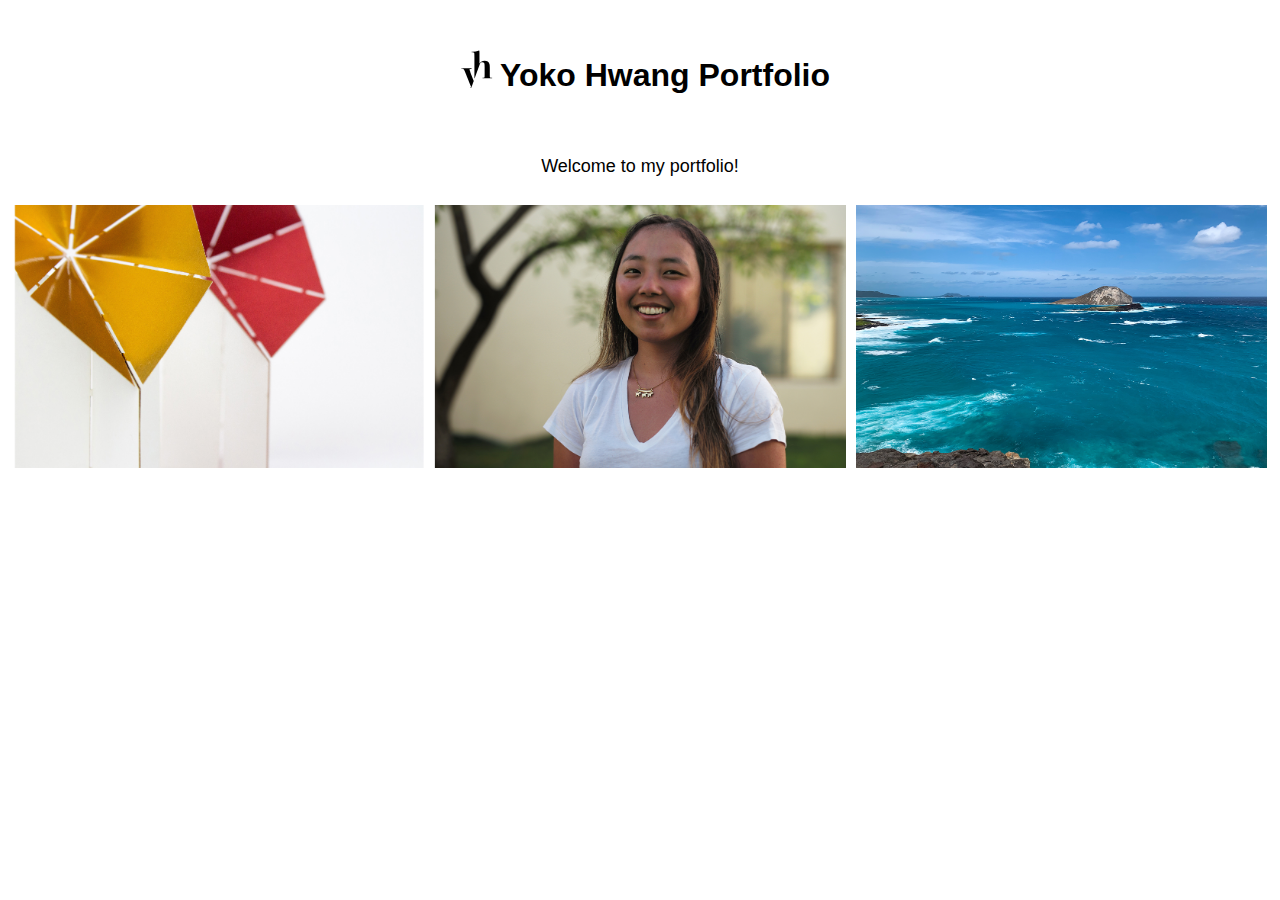
<file: index.html>
<!doctype html>
<html>
<head>
<meta charset="UTF-8">
<title>Yoko Hwang Portfolio</title>
	<link href="css/style.css" rel="stylesheet"/>
</head>
<body>
<div class="container">
  <header class="index-nav-bar">
	  <img class="logo" src="img/logo.svg" alt="logo">
      <h1 class="title"> Yoko Hwang Portfolio</h1>
  </header>
<div class="intro-text-center"> Welcome to my portfolio!</div>
	<div class="row">
  <div class="column">
    <img src="img/design/cover-photo.jpg" alt="Design" class="image1" style="width: 100%"> 
	   <div class="overlay">
         <div class="text"><a href="design.html">Design</a></div>
      </div>
	</div>
  <div class="column">
    <img src="img/about-me/profile-picture.jpg" alt="About Me" class="image1" style="width: 100%">
	  <div class="overlay">
         <div class="text"><a href="about-me.html">About Me</a></div>
      </div>
		</div>
		
  <div class="column">
    <img src="img/photography/hawaii.png" alt="Photography" class="image1" style="width: 100%">
		<div class="overlay">
         <div class="text"><a href="photography.html">Photography</a></div>
   	  </div>
		</div>
</div>
</div>
</body>
</html>
</file>
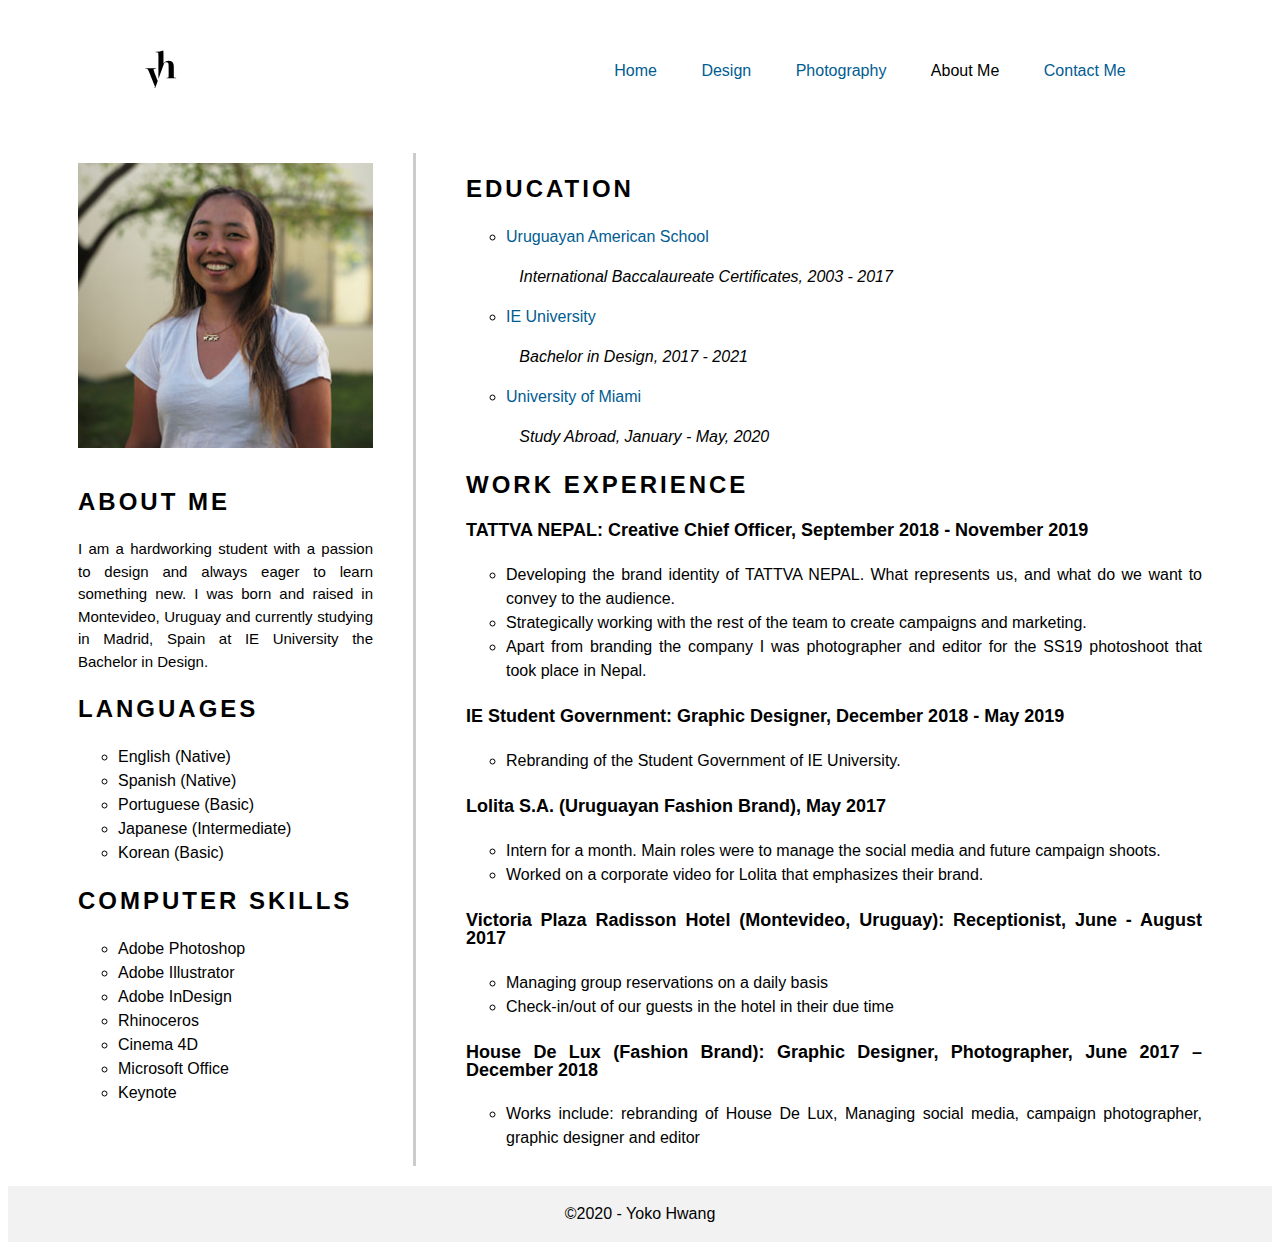
<file: about-me.html>
<!DOCTYPE html>
<html>
<head>
<meta charset="UTF-8">
<title>About Me</title>
<link href="css/style.css" rel="stylesheet"/>
</head>
    <header class="nav-bar">
		<img class="logo" src="img/logo.svg" alt="logo">
		<nav>
		<ul class="nav-links">
		<li><a href="index.html">Home</a></li>
		<li class="dropdown">
    		<a href="design.html" class="dropbtn">Design</a>
  		    <div class="dropdown-content">
      		<a href="astlo-branding.html">Astlo Branding</a>
     	    <a href="hooly-robot.html">Hooly Robot</a>
    	  	<a href="ozy.html">OZY</a>
    		</div>
			</li>
		<li><a href="photography.html">Photography</a></li>
		<li>About Me</li>
		<li><a href="contact-me.html">Contact Me</a></li>
		</ul>
		</nav>
	</header>
	
<body>
<div class="wrapper">
<div class="main-aside">	
	<img src="img/about-me/yoko.jpg" alt="Yoko">
	  <section id="about">
		  <h3>About Me</h3>
<article>
	  <div class="about-me-text">I am a hardworking student with a passion to design and always eager to learn something new. I was born and raised in Montevideo, Uruguay and currently studying in Madrid, Spain at IE University the Bachelor in Design.</div>
</article>
     </section>
	
	<section id="languages">	
<h3>Languages</h3>
	<ul>
		<li>English (Native)</li>
		<li>Spanish (Native)</li>
		<li>Portuguese (Basic)</li>
		<li>Japanese (Intermediate)</li>
		<li>Korean (Basic)</li>
	</ul>
</section>	
	
<section id="skills">	
<h3>Computer Skills</h3>
	<ul>
		<li>Adobe Photoshop</li>
		<li>Adobe Illustrator</li>
		<li>Adobe InDesign</li>
		<li>Rhinoceros</li>
		<li>Cinema 4D</li>
		<li>Microsoft Office</li>
		<li>Keynote</li>
	</ul>
</section>	
</div>
		  
<div class="information">
<section id="education">
<h3>Education</h3>
	<ul>
		<strong><li><a href="https://www.uas.edu.uy">Uruguayan American School</a></li></strong>
			<p><em>&nbsp;&nbsp;&nbsp;International Baccalaureate Certificates, 2003 - 2017</em></p>
		<strong><li><a href="https://www.ie.edu/university/">IE University</a></li></strong>
			<p><em>&nbsp;&nbsp;&nbsp;Bachelor in Design, 2017 - 2021</em></p>
		<strong><li><a href="https://welcome.miami.edu">University of Miami</a></li></strong>
			<p><em>&nbsp;&nbsp;&nbsp;Study Abroad, January - May, 2020</em></p>
	</ul>
</section>

<section id="work">	
<h3>Work Experience</h3>
	<h4>TATTVA NEPAL: Creative Chief Officer, September 2018 - November 2019 </h4>
	<ul>
		<li>Developing the brand identity of TATTVA NEPAL. What represents us, and what do we want to convey to the audience.</li>
		<li>Strategically working with the rest of the team to create campaigns and marketing.</li>
		<li>Apart from branding the company I was photographer and editor for the SS19 photoshoot that took place in Nepal.</li>
	</ul>
	<h4>IE Student Government: Graphic Designer, December 2018 - May 2019</h4>
	<ul>
		<li>Rebranding of the Student Government of IE University.</li>
	</ul>
	<h4>Lolita S.A. (Uruguayan Fashion Brand), May 2017</h4>
	<ul>
	  <li>Intern for a month. Main roles were to manage the social media and future campaign shoots.</li>
		<li>Worked on a corporate video for Lolita that emphasizes their brand.</li>
	</ul>
	<h4>Victoria Plaza Radisson Hotel (Montevideo, Uruguay): Receptionist, June - August 2017</h4>
	<ul>
		<li>Managing group reservations on a daily basis</li>
		<li>Check-in/out of our guests in the hotel in their due time</li>
	</ul>
	<h4>House De Lux (Fashion Brand): Graphic Designer, Photographer, June 2017 – December 2018</h4>
	<ul>
		<li>Works include: rebranding of House De Lux, Managing social media, campaign photographer, graphic designer and editor </li>
	</ul>
</section>	
	
</div>
	
</body>
	<footer class="footer">
    <div class="copyright">&copy;2020 - Yoko Hwang</div>
  </footer>
</html>
</file>
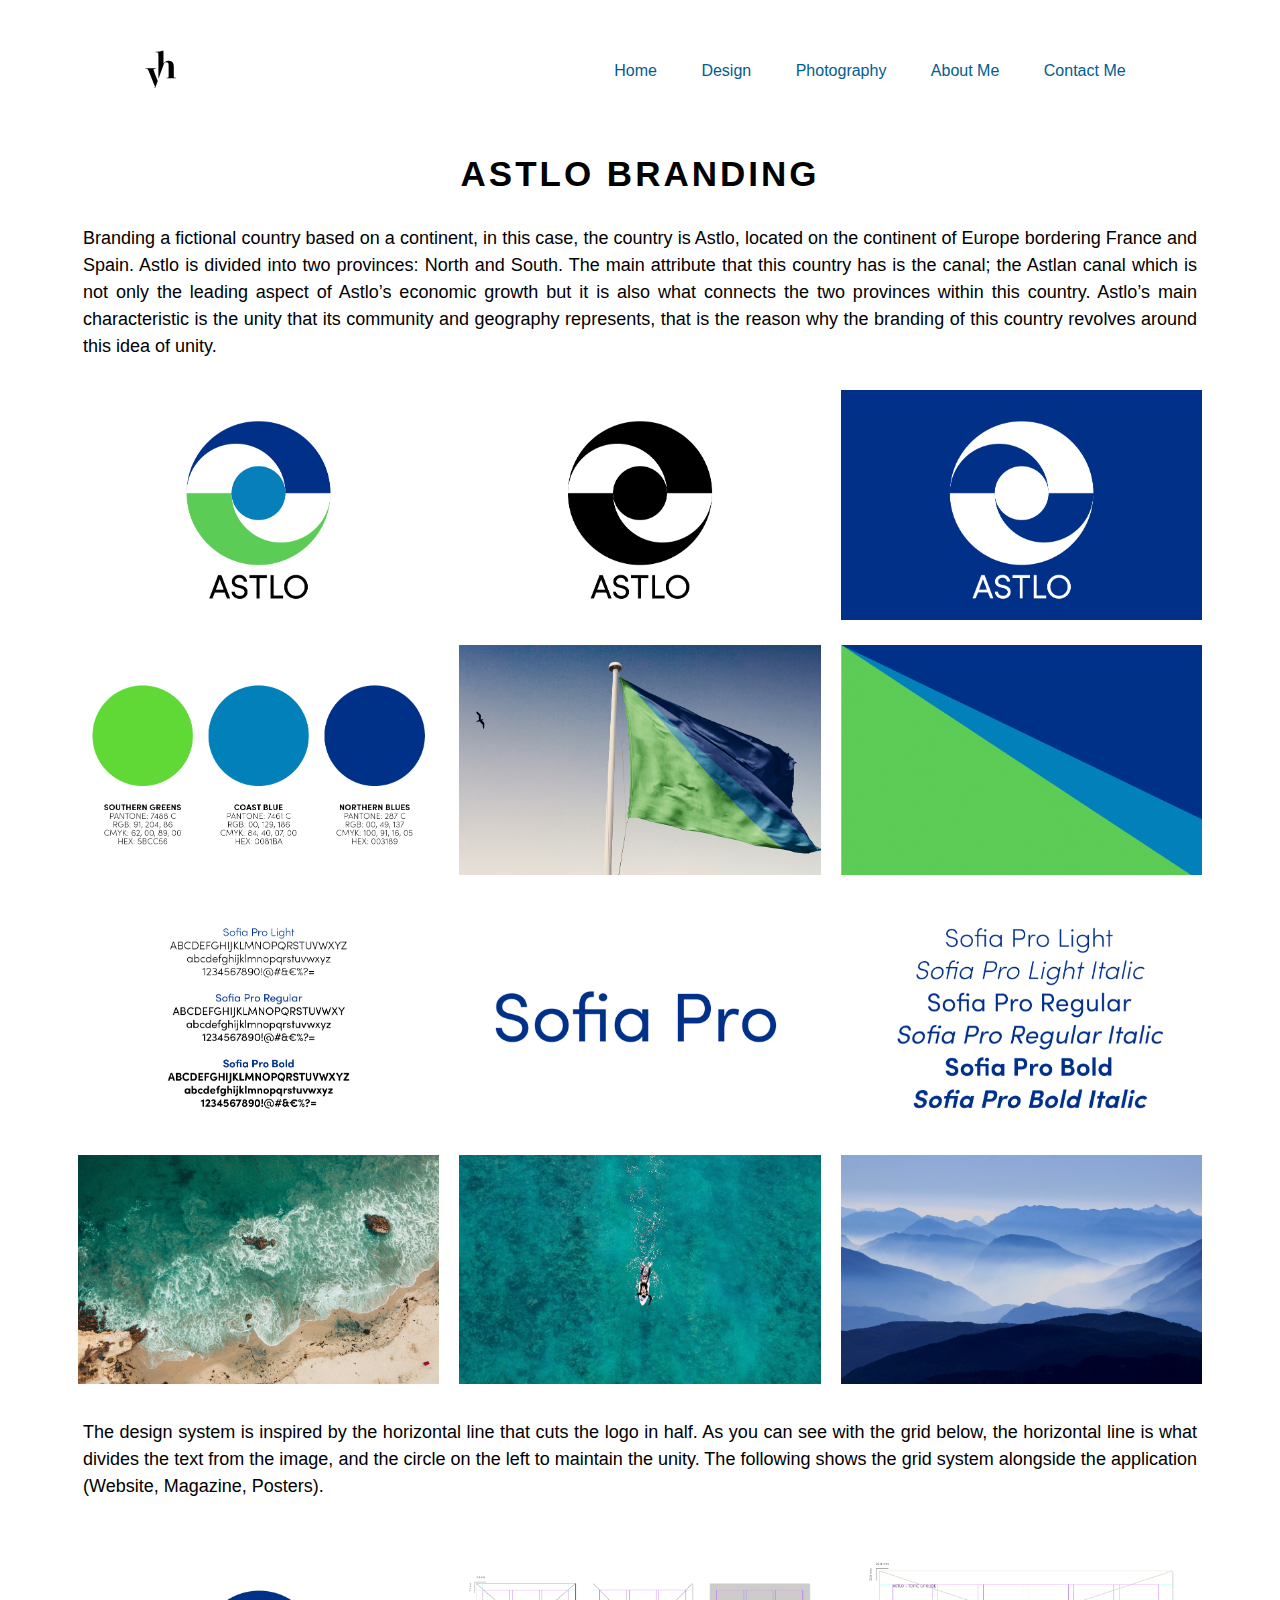
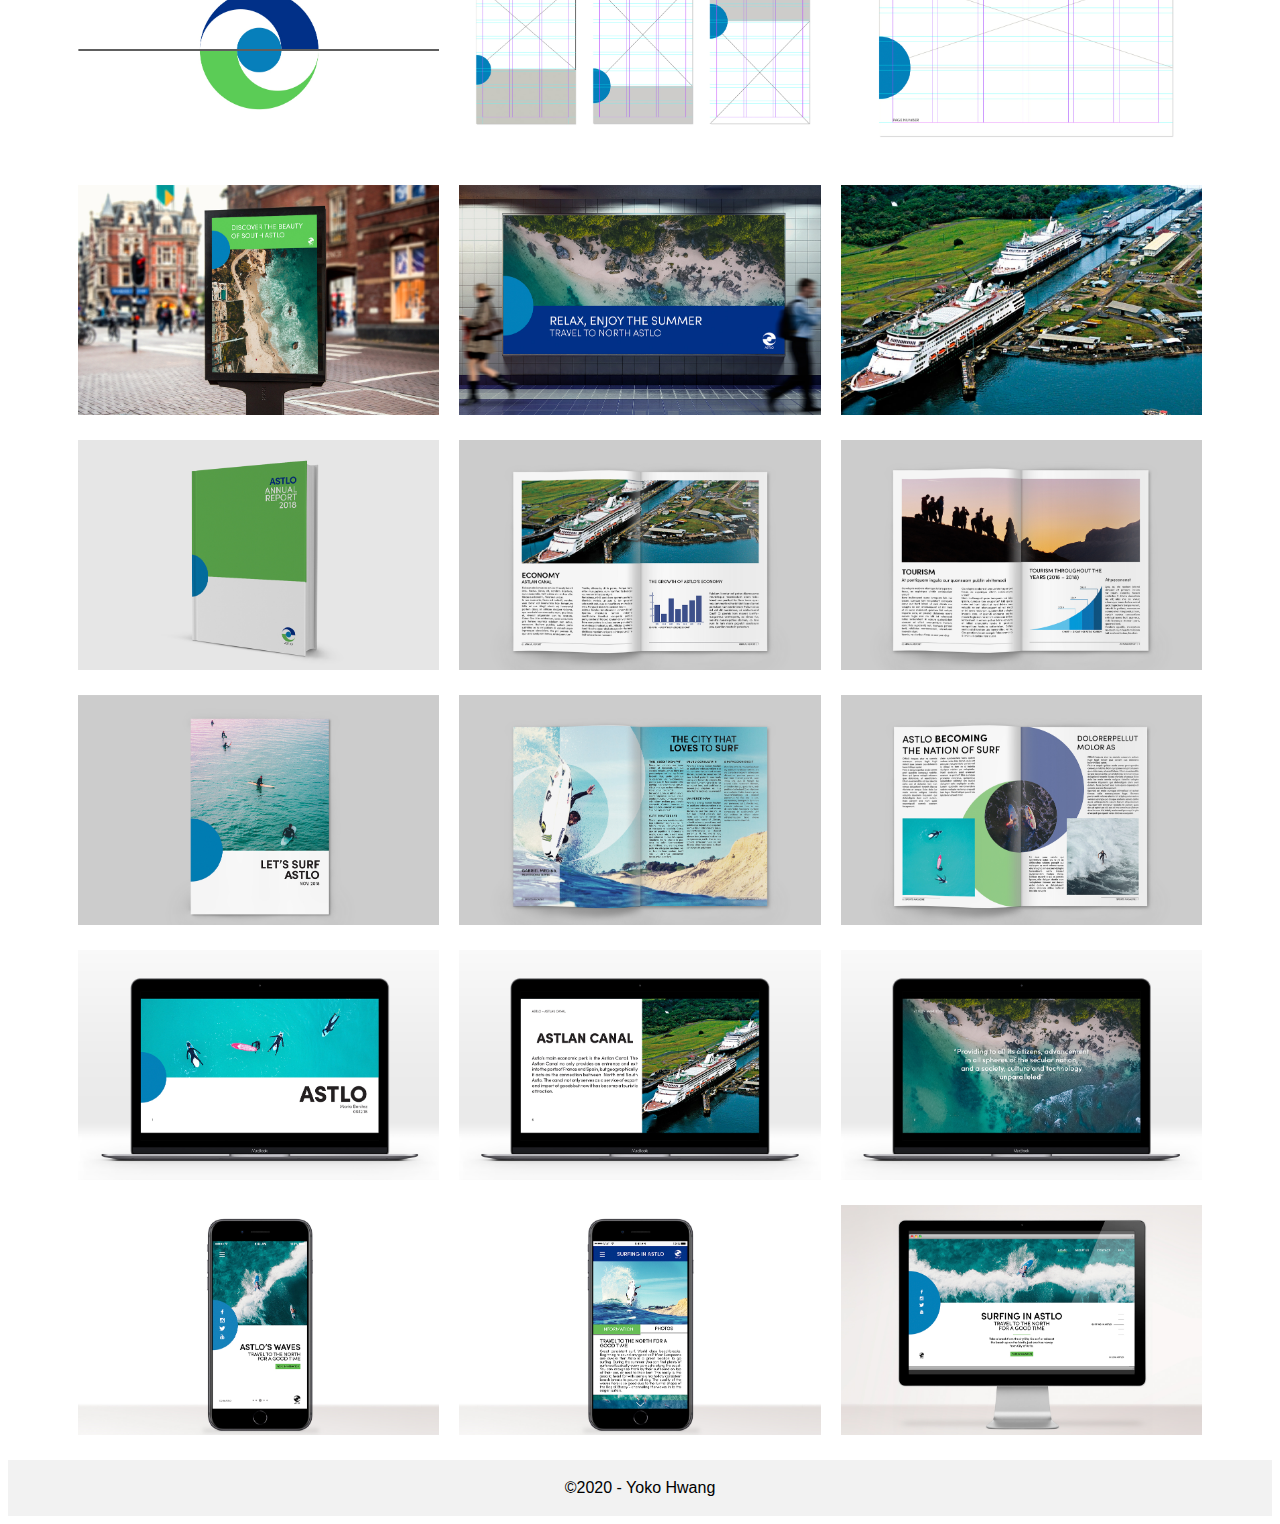
<file: astlo-branding.html>
<!doctype html>
<html>
<head>
<meta charset="UTF-8">
<title>Astlo Branding</title>
<link href="css/style.css" rel="stylesheet" type="text/css">
</head>

<body>
	<header class="nav-bar">
		<img class="logo" src="img/logo.svg" alt="logo">
		<nav>
		<ul class="nav-links">
		<li><a href="index.html">Home</a></li>
			<li class="dropdown">
    <a href="design.html" class="dropbtn">Design</a>
    <div class="dropdown-content">
      <a href="astlo-branding.html">Astlo Branding</a>
      <a href="hooly-robot.html">Hooly Robot</a>
      <a href="ozy.html">OZY</a>
    </div>
			</li>
		<li><a href="photography.html">Photography</a></li>
		<li><a href="about-me.html">About Me</a></li>
		<li><a href="contact-me.html">Contact Me</a></li>
		</ul>
		</nav>
	</header>
	
	<h1 class="title-section"> ASTLO Branding</h1>
<div class="intro-text-justify">Branding a fictional country based on a continent, in this case, the country is Astlo, located on the continent of Europe bordering France and Spain. Astlo is divided into two provinces: North and South. The main attribute that this country has is the canal; the Astlan canal which is not only the leading aspect of Astlo’s economic growth but it is also what connects the two provinces within this country. Astlo’s main characteristic is the unity that its community and geography represents, that is the reason why the branding of this country revolves around this idea of unity.</div>
	
<div class="grid-container">
	<img src="img/astlo-branding/astlo-01.jpg" alt="astlo1" class="grid-item">
	<img src="img/astlo-branding/astlo-02.jpg" alt="astlo2" class="grid-item">
	<img src="img/astlo-branding/astlo-03.jpg" alt="astlo3" class="grid-item">
	<img src="img/astlo-branding/astlo-04.jpg" alt="astlo4" class="grid-item">
	<img src="img/astlo-branding/astlo-05.jpg" alt="astlo5" class="grid-item">
	<img src="img/astlo-branding/astlo-06.jpg" alt="astlo6" class="grid-item">
	<img src="img/astlo-branding/astlo-07.jpg" alt="astlo7" class="grid-item">
	<img src="img/astlo-branding/astlo-08.jpg" alt="astlo8" class="grid-item">
	<img src="img/astlo-branding/astlo-09.jpg" alt="astlo9" class="grid-item">
	<img src="img/astlo-branding/astlo-10.jpg" alt="astlo10" class="grid-item">
	<img src="img/astlo-branding/astlo-11.jpg" alt="astlo11" class="grid-item">
	<img src="img/astlo-branding/astlo-12.jpg" alt="astlo12" class="grid-item">
</div>
		
<div class="intro-text-justify">The design system is inspired by the horizontal line that cuts the logo in half. As you can see with the grid below, the horizontal line is what divides the text from the image, and the circle on the left to maintain the unity. The following shows the grid system alongside the application (Website, Magazine, Posters).</div>

<div class="grid-container">
	<img src="img/astlo-branding/astlo-13.jpg" alt="astlo13" class="grid-item">
	<img src="img/astlo-branding/astlo-14.jpg" alt="astlo14" class="grid-item">
	<img src="img/astlo-branding/astlo-15.jpg" alt="astlo15" class="grid-item">
	<img src="img/astlo-branding/astlo-16.jpg" alt="astlo16" class="grid-item">
	<img src="img/astlo-branding/astlo-17.jpg" alt="astlo17" class="grid-item">
	<img src="img/astlo-branding/astlo-18.jpg" alt="astlo18" class="grid-item">
	<img src="img/astlo-branding/astlo-19.jpg" alt="astlo19" class="grid-item">
	<img src="img/astlo-branding/astlo-20.jpg" alt="astlo20" class="grid-item">
	<img src="img/astlo-branding/astlo-21.jpg" alt="astlo21" class="grid-item">
	<img src="img/astlo-branding/astlo-22.jpg" alt="astlo22" class="grid-item">
	<img src="img/astlo-branding/astlo-23.jpg" alt="astlo23" class="grid-item">
	<img src="img/astlo-branding/astlo-24.jpg" alt="astlo24" class="grid-item">
	<img src="img/astlo-branding/astlo-25.jpg" alt="astlo25" class="grid-item">
	<img src="img/astlo-branding/astlo-26.jpg" alt="astlo26" class="grid-item">
	<img src="img/astlo-branding/astlo-27.jpg" alt="astlo27" class="grid-item">
	<img src="img/astlo-branding/astlo-28.jpg" alt="astlo28" class="grid-item">
	<img src="img/astlo-branding/astlo-29.jpg" alt="astlo29" class="grid-item">
	<img src="img/astlo-branding/astlo-30.jpg" alt="astlo21" class="grid-item">
</div>
</body>
<footer class="secondary_header footer">
	<div class="copyright">&copy;2020 - Yoko Hwang</div>
</footer>
</html>
</file>
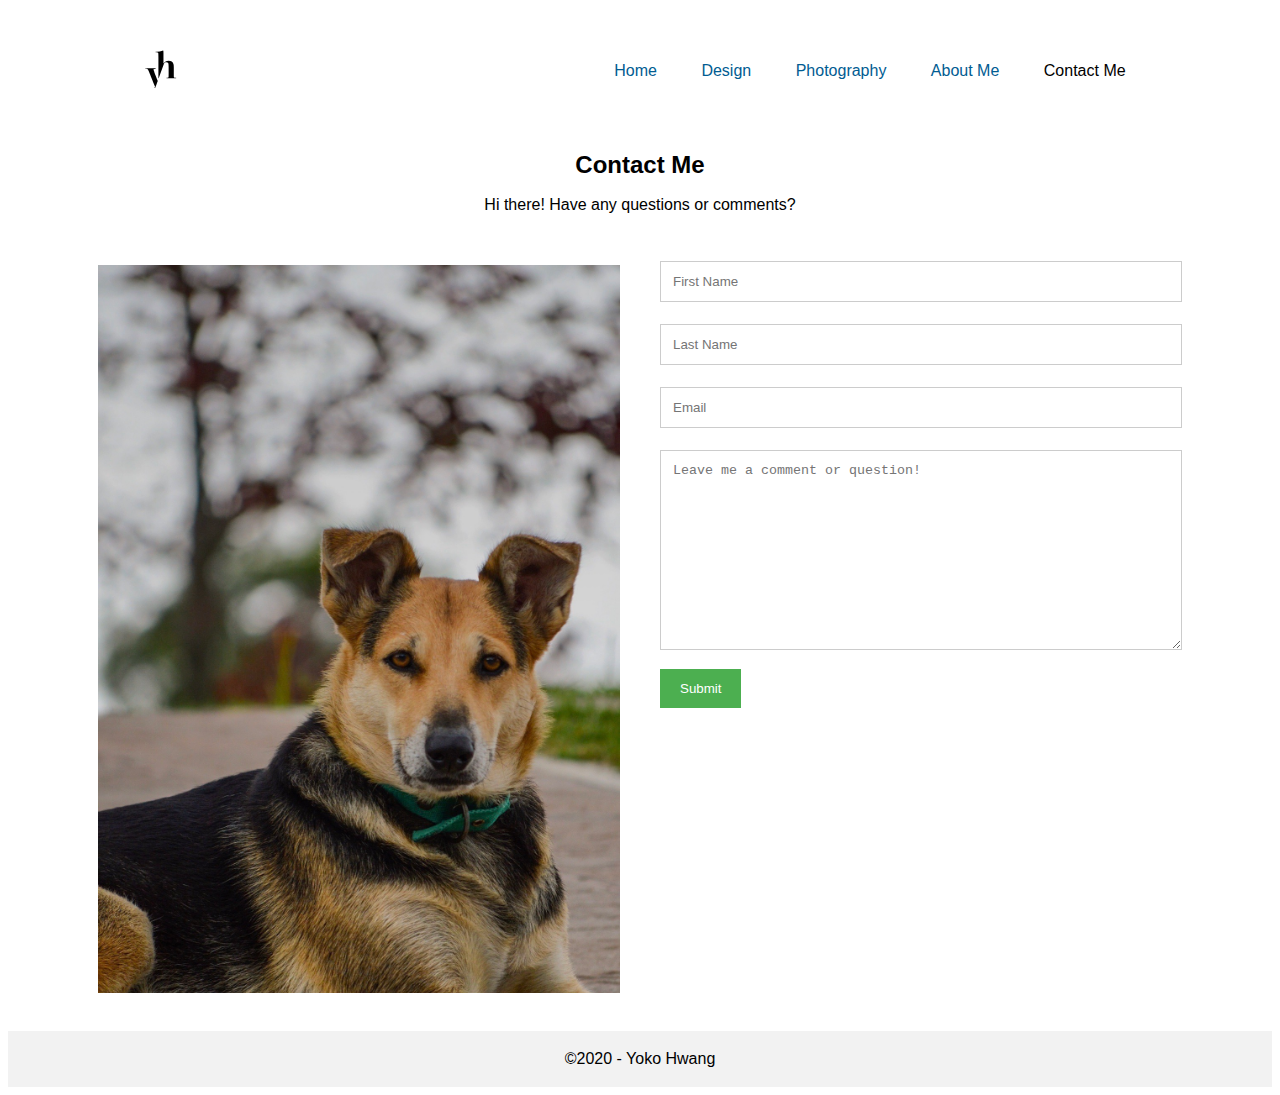
<file: contact-me.html>
<!doctype html>
<html>
<head>
<meta charset="UTF-8">
<title>Contact Me</title>
<link href="css/style.css" rel="stylesheet" type="text/css">
</head>

<body>
	<header class="nav-bar">
		<img class="logo" src="img/logo.svg" alt="logo">
		<nav>
		<ul class="nav-links">
		<li><a href="index.html">Home</a></li>
		  <li class="dropdown">
    <a href="design.html" class="dropbtn">Design</a>
    <div class="dropdown-content">
      <a href="astlo-branding.html">Astlo Branding</a>
      <a href="hooly-robot.html">Hooly Robot</a>
      <a href="ozy.html">OZY</a>
    </div>
			</li>
		<li><a href="photography.html">Photography</a></li>
		<li><a href="about-me.html">About Me</a></li>
		<li>Contact Me</a></li>
		</ul>
  </nav>
	</header>
	<div class="form-container">
  <div style="text-align:center">
    <h2>Contact Me</h2>
    <p>Hi there! Have any questions or comments?</p>
  </div>
  <div class="form-row">
    <div class="form-column">
      <img src="img/photography/landscape_03.jpg" alt="Chibi" style="width:100%">
    </div>
    <div class="form-column">
      <form action="/action_page.php">
        <input type="text" id="fname" name="firstname" placeholder="First Name">
        <input type="text" id="lname" name="lastname" placeholder="Last Name">
		<input type="text" id="email" name="emailaddress" placeholder="Email">
        <textarea id="subject" name="subject" placeholder="Leave me a comment or question!" style="height:200px"></textarea>
        <input type="submit" value="Submit">
      </form>
    </div>
  </div>
</div>
</body>
	<footer class="footer">
    <div class="copyright">&copy;2020 - Yoko Hwang</div>
  </footer>
</html>
</file>
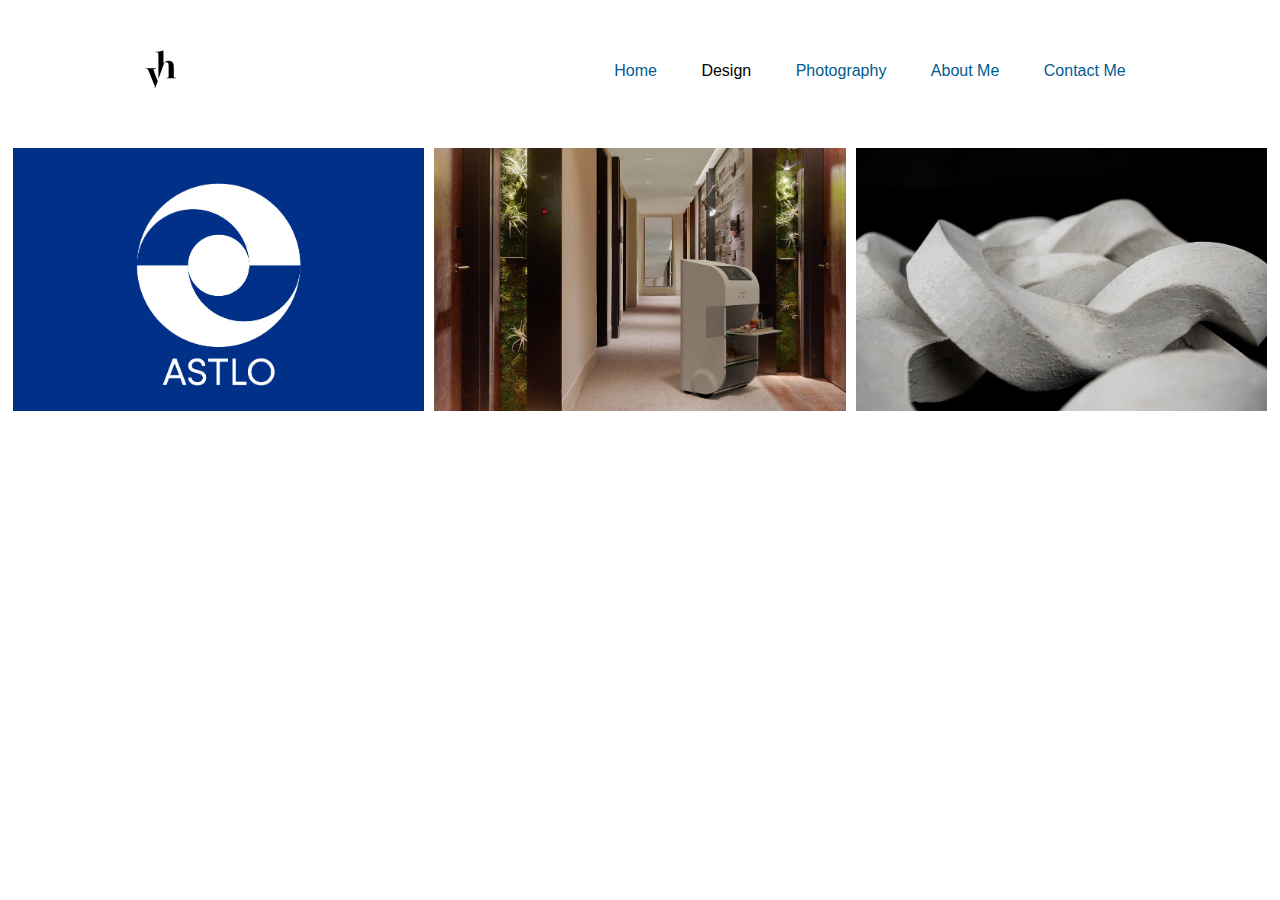
<file: design.html>
<!doctype html>
<html>
<head>
<meta charset="UTF-8">
<title>Design</title>
<link href="css/style.css" rel="stylesheet" type="text/css">
</head>
    <header class="nav-bar">
		<img class="logo" src="img/logo.svg" alt="logo">
		<nav>
		<ul class="nav-links">
		<li><a href="index.html">Home</a></li>
		<li>Design</li>
		<li><a href="photography.html">Photography</a></li>
		<li><a href="about-me.html">About Me</a></li>
		<li><a href="contact-me.html">Contact Me</a></li>
		</ul>
		</nav>
	</header>
<body>
	<div class="row">
  <div class="column">
    <img src="img/astlo-branding/astlo-03.jpg" alt="Astlo Branding" class="image1" style="width: 100%"> 
	   <div class="overlay">
         <div class="text"><a href="astlo-branding.html">Astlo Branding</a></div>
      </div>
	</div>
  <div class="column">
    <img src="img/hooly/hooly-01.jpg" alt="Hooly Robot" class="image1" style="width: 100%">
	  <div class="overlay">
         <div class="text"><a href="hooly-robot.html">Hooly Robot</a></div>
      </div>
		</div>
		
  <div class="column">
    <img src="img/ozy/ozy-02.png" alt="OZY" class="image1" style="width: 100%">
		<div class="overlay">
         <div class="text"><a href="ozy.html">OZY</a></div>
   	  </div>
		</div>
</div>
</body>
	
</html>
</file>
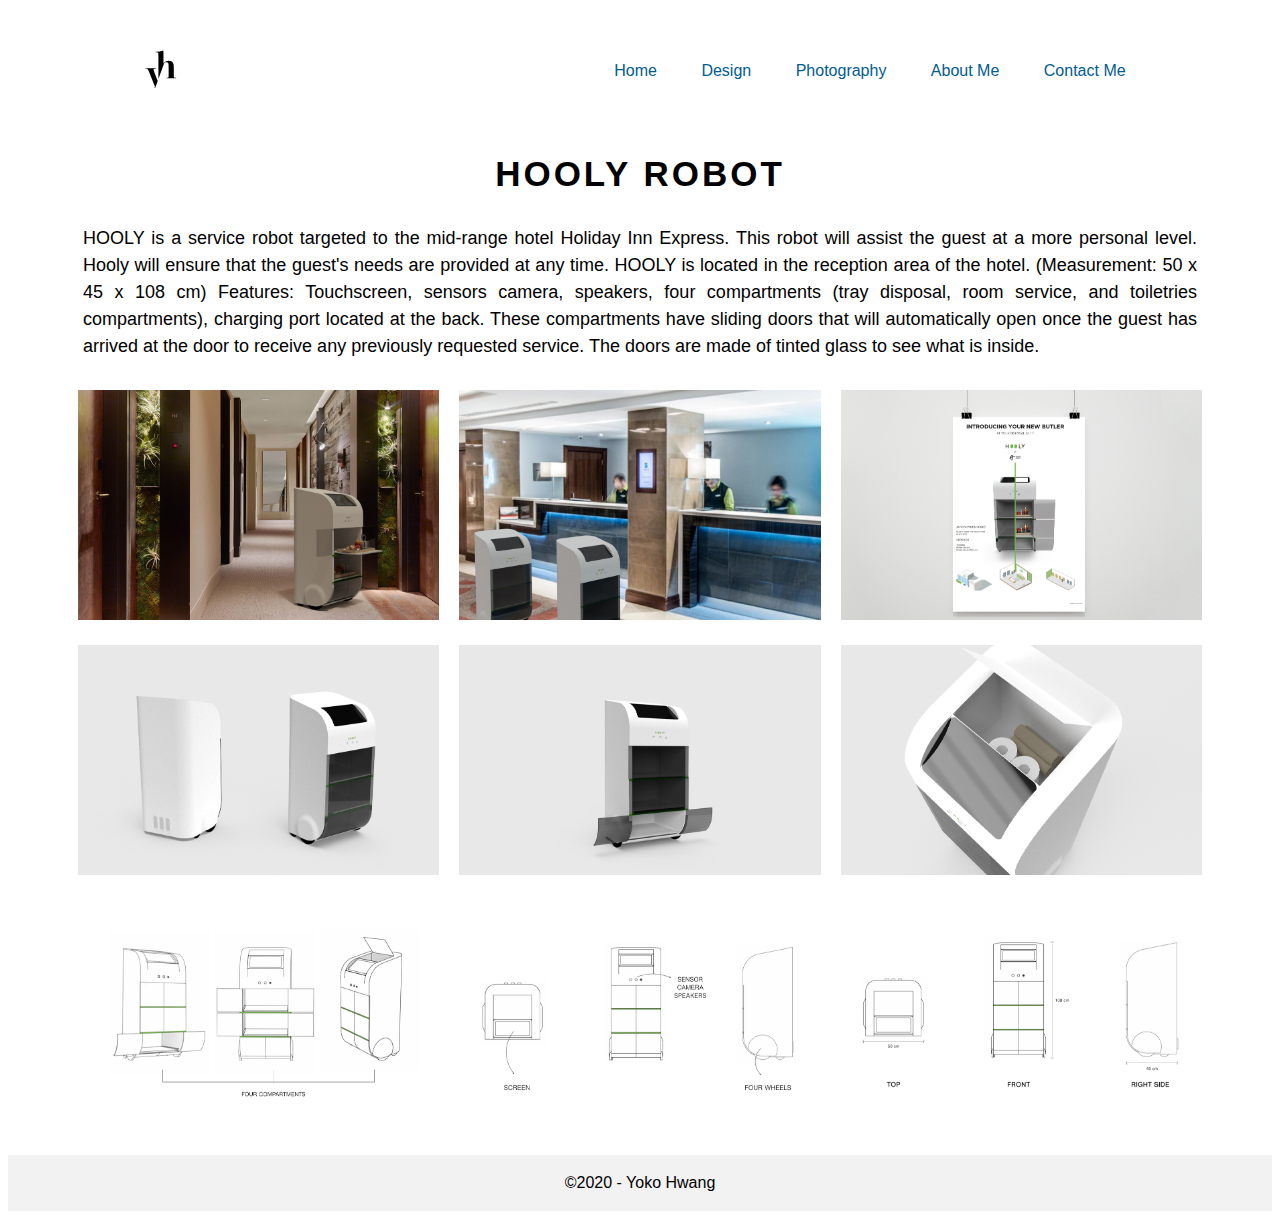
<file: hooly-robot.html>
<!doctype html>
<html>
<head>
<meta charset="UTF-8">
<title>Hooly Robot</title>
<link href="css/style.css" rel="stylesheet" type="text/css">
</head>

<body>
<header class="nav-bar">
	<img class="logo" src="img/logo.svg" alt="logo">
		<nav>
			<ul class="nav-links">
				<li><a href="index.html">Home</a></li>
				<li class="dropdown">
				<a href="design.html" class="dropbtn">Design</a>
				<div class="dropdown-content">
				<a href="astlo-branding.html">Astlo Branding</a>
				<a href="hooly-robot.html">Hooly Robot</a>
				<a href="ozy.html">OZY</a>
				</div>
				</li>
				<li><a href="photography.html">Photography</a></li>
				<li><a href="about-me.html">About Me</a></li>	
				<li><a href="contact-me.html">Contact Me</a></li>
			</ul>
		</nav>
</header>
	
<h1 class="title-section"> HOOLY ROBOT</h1>
	<div class="intro-text-justify">HOOLY is a service robot targeted to the mid-range hotel Holiday Inn Express. This robot will assist the guest at a more personal level. Hooly will ensure that the guest's needs are provided at any time. HOOLY is located in the reception area of the hotel. (Measurement: 50 x 45 x 108 cm) Features: Touchscreen, sensors camera, speakers, four compartments (tray disposal, room service, and toiletries compartments), charging port located at the back. These compartments have sliding doors that will automatically open once the guest has arrived at the door to receive any previously requested service. The doors are made of tinted glass to see what is inside.</div>
	
<div class="grid-container">
	<img src="img/hooly/hooly-01.jpg" alt="hooly1" class="grid-item">
	<img src="img/hooly/hooly-02.jpg" alt="hooly2" class="grid-item">	
	<img src="img/hooly/hooly-03.jpg" alt="hooly3" class="grid-item">	
	<img src="img/hooly/hooly-04.jpg" alt="hooly4" class="grid-item">	
	<img src="img/hooly/hooly-05.jpg" alt="hooly5" class="grid-item">	
	<img src="img/hooly/hooly-06.jpg" alt="hooly6" class="grid-item">	
	<img src="img/hooly/hooly-07.jpg" alt="hooly7" class="grid-item">	
	<img src="img/hooly/hooly-08.jpg" alt="hooly8" class="grid-item">
	<img src="img/hooly/hooly-09.jpg" alt="hooly9" class="grid-item">	
</div>
</body>
<footer class="secondary_header footer">
	<div class="copyright">&copy;2020 - Yoko Hwang</div>
</footer>
</html>
</file>
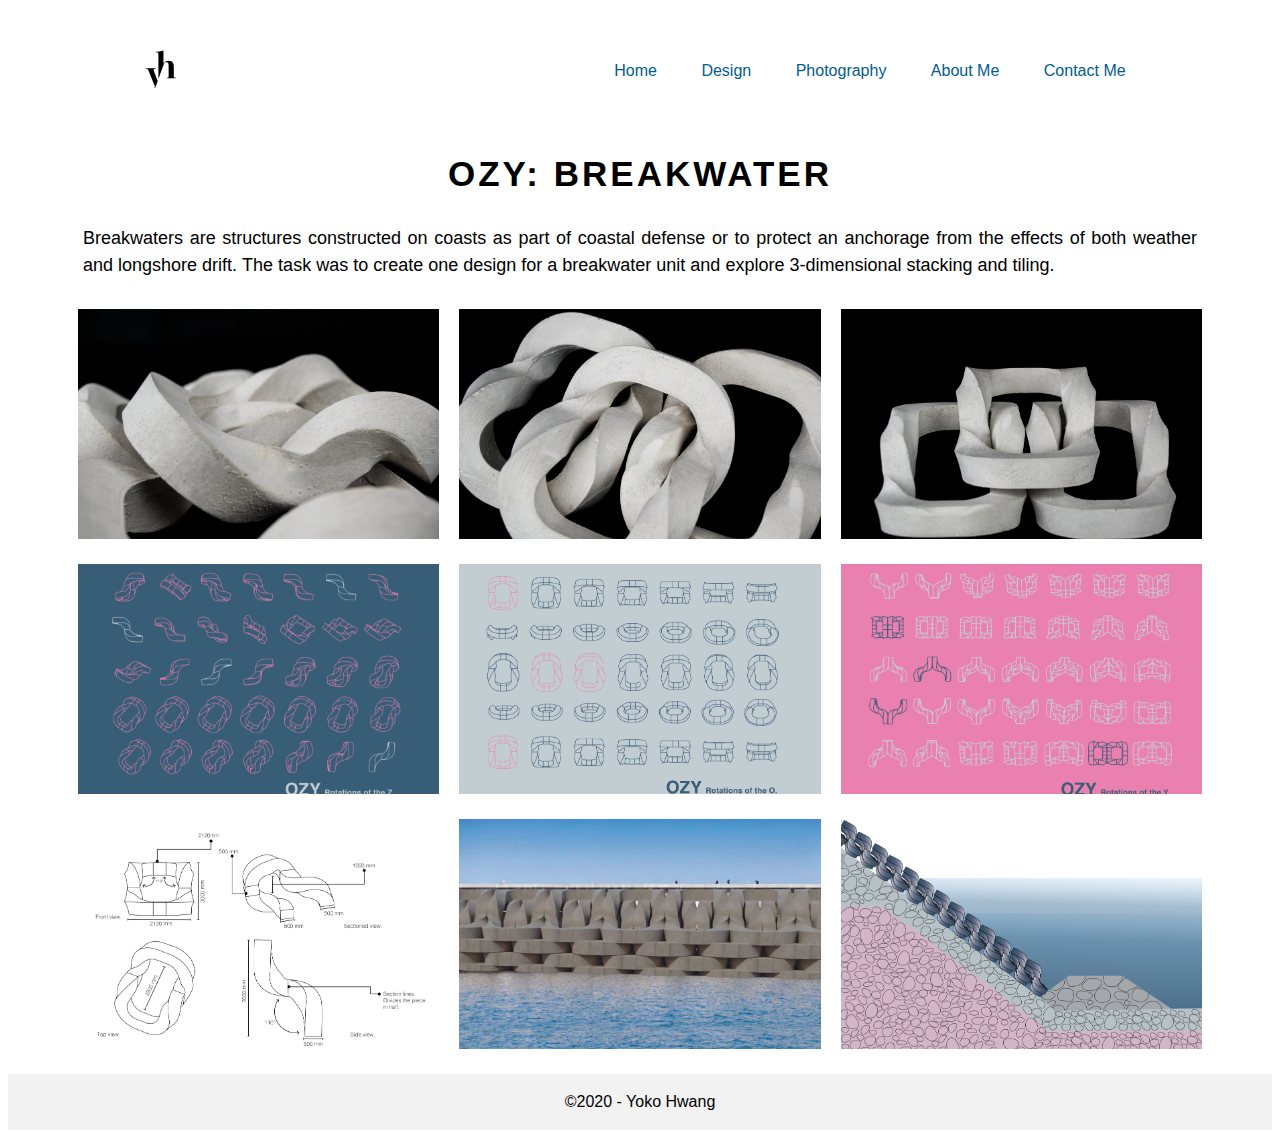
<file: ozy.html>
<!doctype html>
<html>
<head>
<meta charset="UTF-8">
<title>Ozy</title>
<link href="css/style.css" rel="stylesheet" type="text/css">
</head>

<body>
	<header class="nav-bar">
		<img class="logo" src="img/logo.svg" alt="logo">
		<nav>
		<ul class="nav-links">
		<li><a href="index.html">Home</a></li>
			<li class="dropdown">
    <a href="design.html" class="dropbtn">Design</a>
    <div class="dropdown-content">
      <a href="astlo-branding.html">Astlo Branding</a>
      <a href="hooly-robot.html">Hooly Robot</a>
      <a href="ozy.html">OZY</a>
    </div>
			</li>
		<li><a href="photography.html">Photography</a></li>
		<li><a href="about-me.html">About Me</a></li>
		<li><a href="contact-me.html">Contact Me</a></li>

		</ul>
		</nav>
	</header>
	
	<h1 class="title-section"> OZY: BREAKWATER</h1>
<div class="intro-text-justify">Breakwaters are structures constructed on coasts as part of coastal defense or to protect an anchorage from the effects of both weather and longshore drift. The task was to create one design for a breakwater unit and explore 3-dimensional stacking and tiling.</div>
	
<div class="grid-container">
	<img src="img/ozy/ozy-02.png" alt="ozy2" class="grid-item">
	<img src="img/ozy/ozy-03.jpg" alt="ozy3" class="grid-item">
	<img src="img/ozy/ozy-04.jpg" alt="ozy4" class="grid-item">
	<img src="img/ozy/ozy-06.png" alt="ozy6" class="grid-item">
	<img src="img/ozy/ozy-07.png" alt="ozy7" class="grid-item">
	<img src="img/ozy/ozy-08.png" alt="ozy8" class="grid-item">
	<img src="img/ozy/ozy-05.png" alt="ozy5" class="grid-item">
	<img src="img/ozy/ozy-09.png" alt="ozy9" class="grid-item">
	<img src="img/ozy/ozy-10.png" alt="ozy10" class="grid-item">
</div>
</body>
	<footer class="secondary_header footer">
    <div class="copyright">&copy;2020 - Yoko Hwang</div>
  </footer>
</html>
</file>
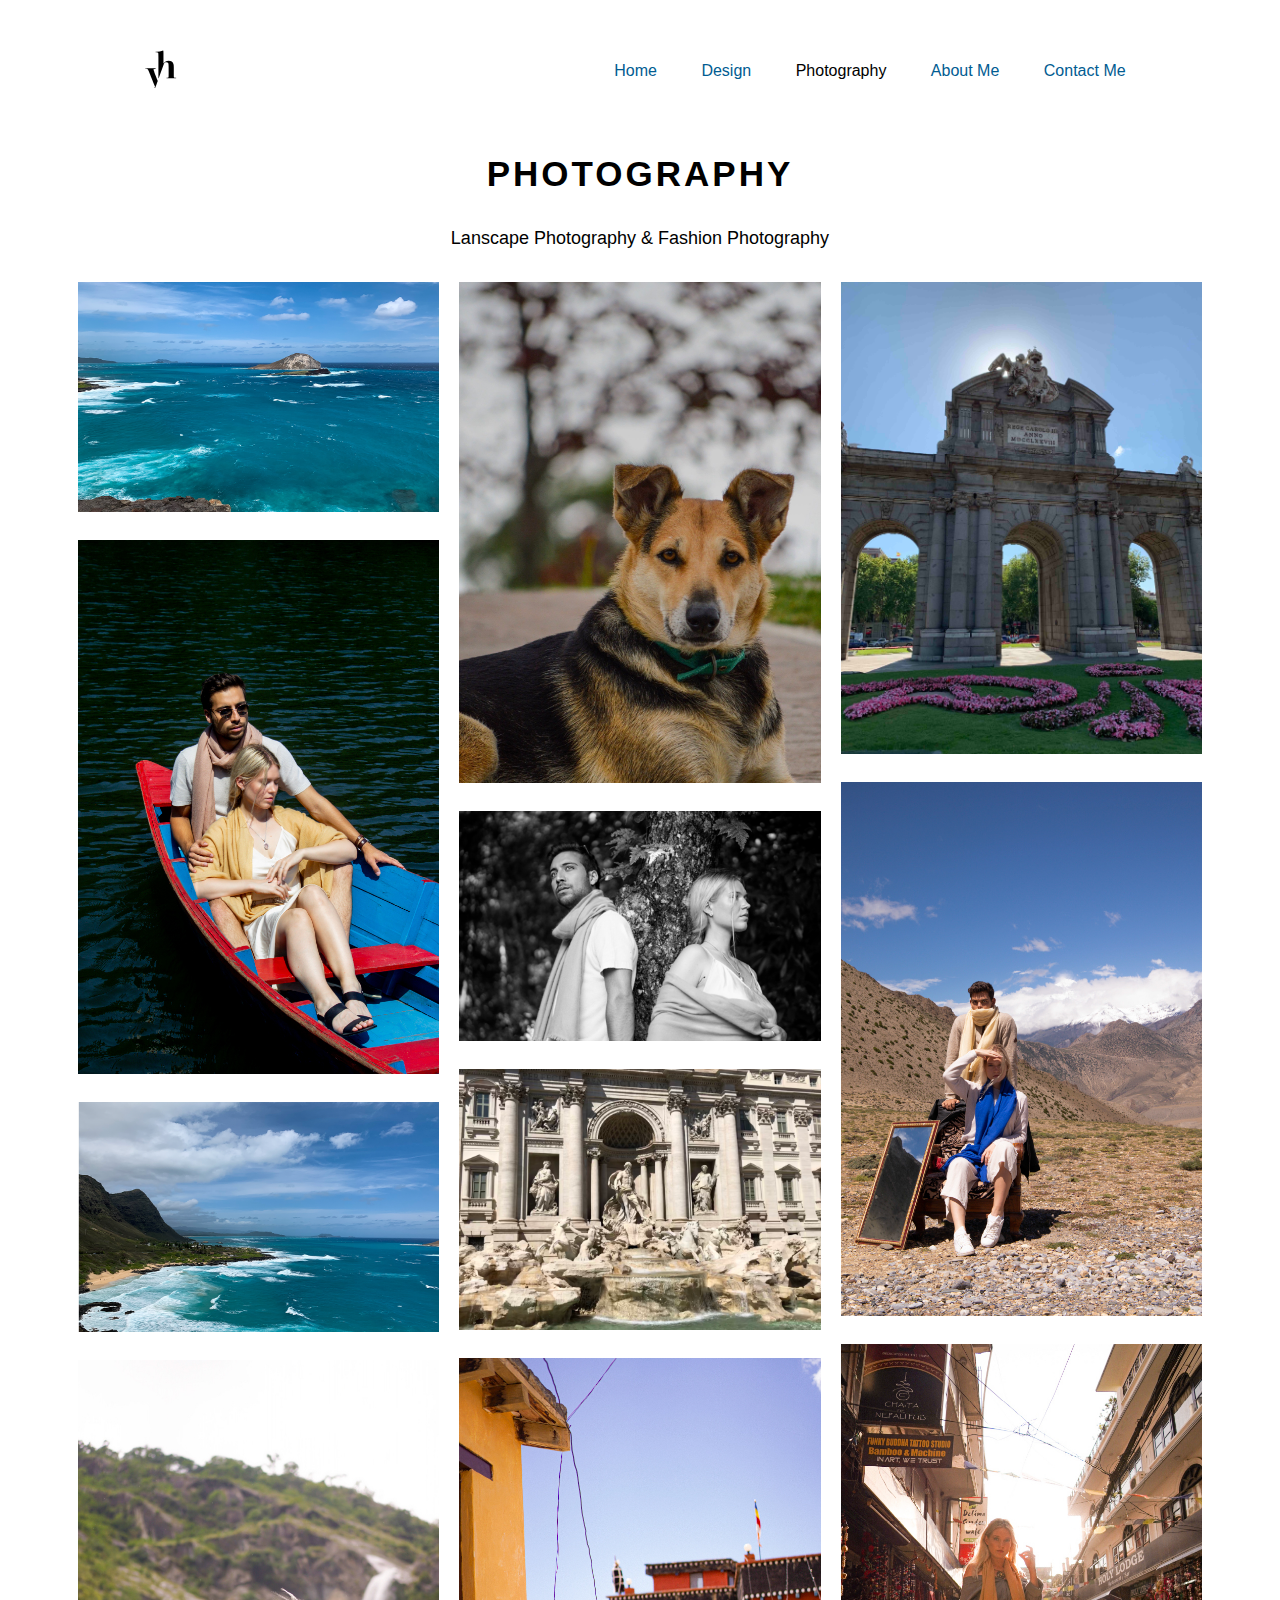
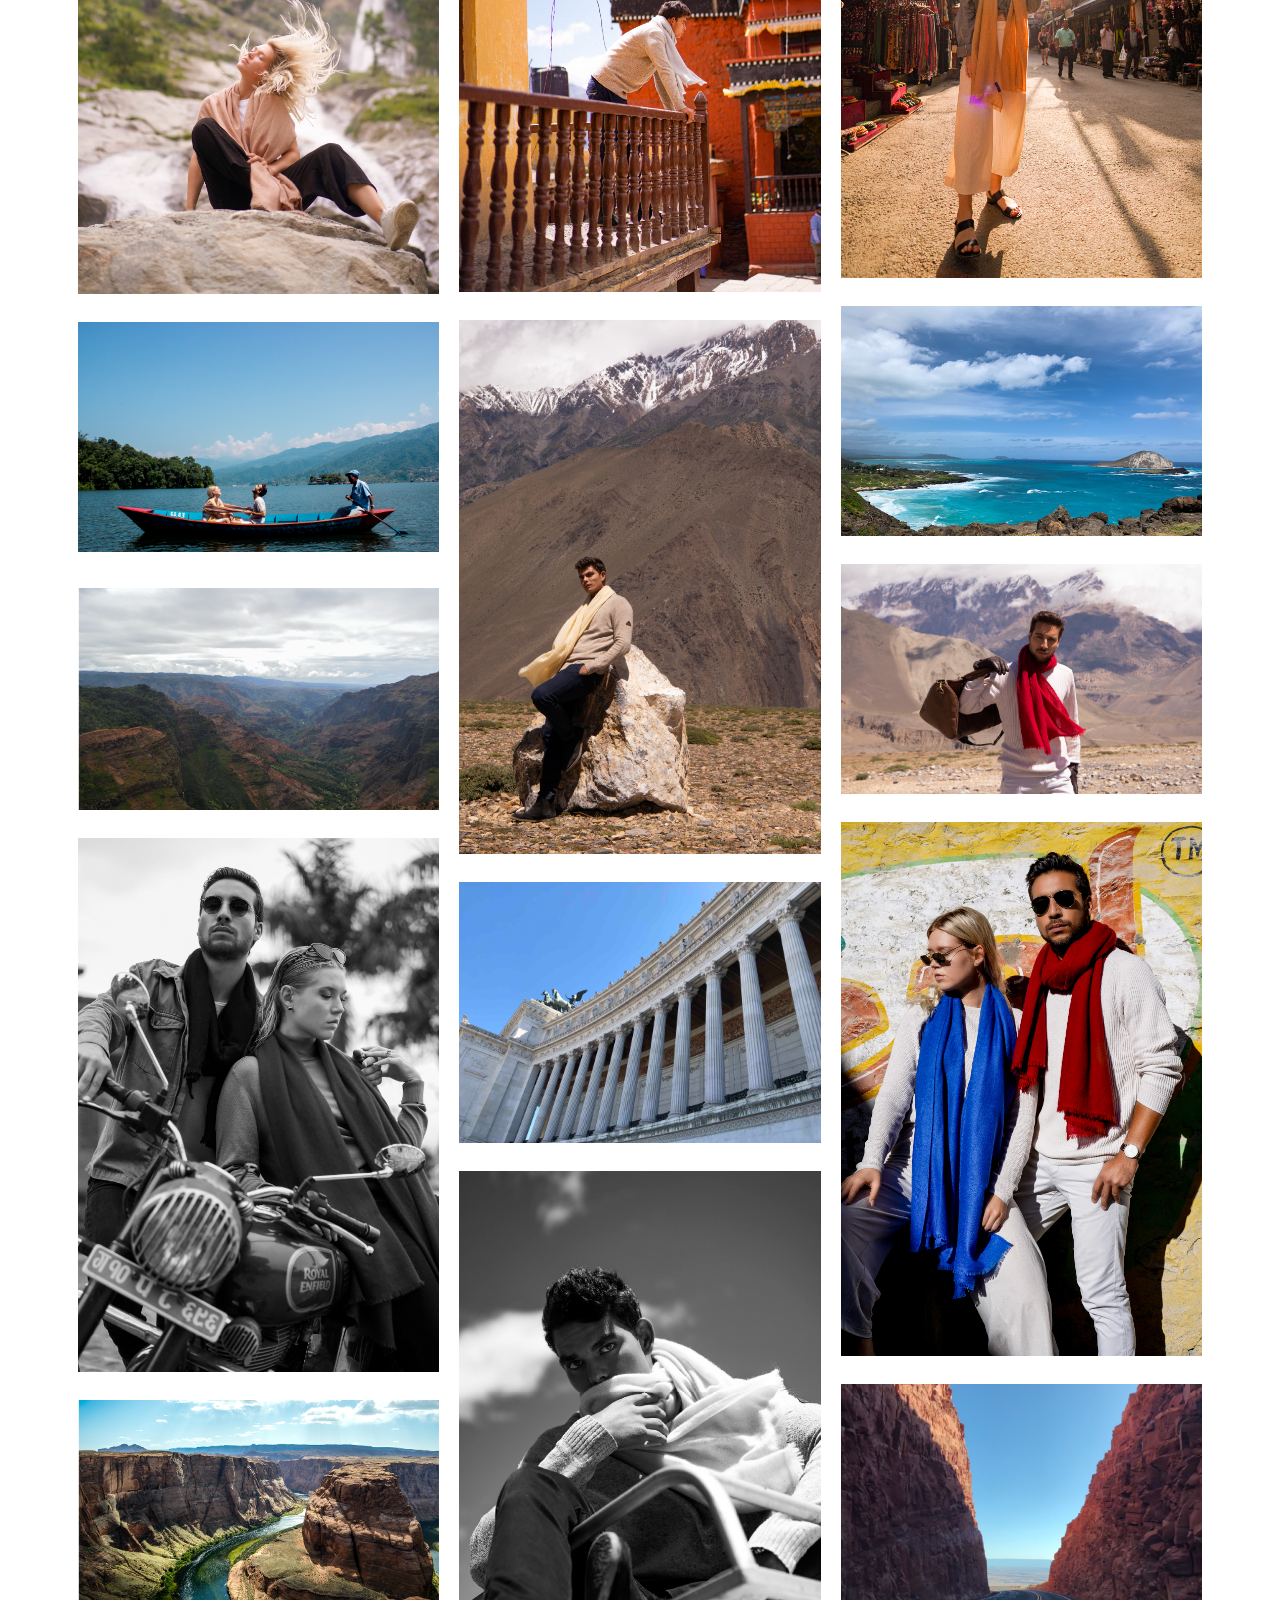
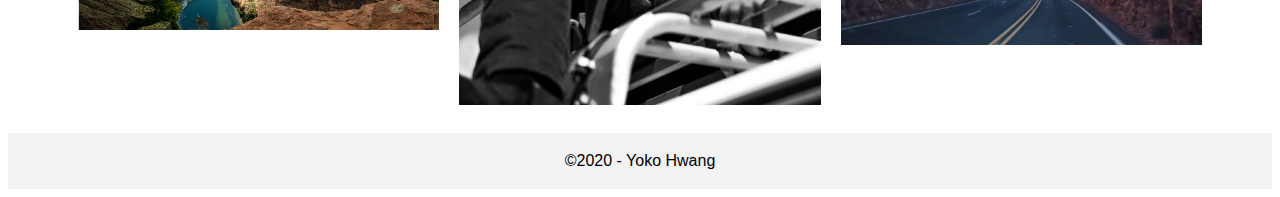
<file: photography.html>
<!doctype html>
<html>
<head>
<meta charset="UTF-8">
<title>Photography</title>
<link href="css/style.css" rel="stylesheet" type="text/css">
</head>
<body>
<header class="nav-bar">
		<img class="logo" src="img/logo.svg" alt="logo">
		<nav>
		<ul class="nav-links">
		<li><a href="index.html">Home</a></li>
		  <li class="dropdown">
    <a href="design.html" class="dropbtn">Design</a>
    <div class="dropdown-content">
      <a href="astlo-branding.html">Astlo Branding</a>
      <a href="hooly-robot.html">Hooly Robot</a>
      <a href="ozy.html">OZY</a>
    </div>
			</li>
		<li>Photography</li>
		<li><a href="about-me.html">About Me</a></li>
		<li><a href="contact-me.html">Contact Me</a></li>
		</ul>
  </nav>
	</header>

<h1 class="title-section"> Photography</h1>
<div class="intro-text-center"> Lanscape Photography & Fashion Photography</div>

<div class="masonry grid">
	<img src="img/photography/hawaii.png" class="items-grid">
	<img src="img/photography/nepal_04.jpg" class="items-grid">
	<img src="img/photography/hawaii_02.png" class="items-grid">
	<img src="img/photography/nepal_02.jpg" class="items-grid">
	<img src="img/photography/nepal_03.jpg" class="items-grid">	
	<img src="img/photography/hawaii_05.png" class="items-grid">
	<img src="img/photography/nepal_05.jpg" class="items-grid">	
	<img src="img/photography/landscape_02.png" class="items-grid">
	<img src="img/photography/landscape_03.jpg" class="items-grid">
	<img src="img/photography/nepal_07.jpg" class="items-grid">	
	<img src="img/photography/landscape_04.jpg" class="items-grid">
	<img src="img/photography/nepal_08.jpg" class="items-grid">	
	<img src="img/photography/nepal_09.jpg" class="items-grid">	
	<img src="img/photography/landscape_06.jpg" class="items-grid">
	<img src="img/photography/nepal_10.jpg" class="items-grid">
	<img src="img/photography/landscape_07.jpg" class="items-grid">
	<img src="img/photography/nepal_01.jpg" class="items-grid">
	<img src="img/photography/nepal_11.jpg" class="items-grid">	
	<img src="img/photography/hawaii_03.png" class="items-grid">
	<img src="img/photography/nepal_13.jpg" class="items-grid">
	<img src="img/photography/nepal_14.jpg" class="items-grid">
	<img src="img/photography/landscape_05.jpg" class="items-grid">

</div>
</body>
	<footer class="secondary_header footer">
    <div class="copyright">&copy;2020 - Yoko Hwang</div>
  </footer>
</html>
</file>
<file: css/style.css>
@charset "UTF-8";
/* CSS Document */

/* General */

body {
  font-family: "Proxima Nova", sans-serif;
  font-size: 16px;
  font-weight: 400;
  color: #000000;
  line-height: 1.0;
  text-align: justify;
}

h4 {
  font-size: 18px;
  font-weight: 700;
  font-family: 'Raleway', sans-serif;
}

h3 {
  font-size: 24px;
  font-weight: 800;
  font-family: 'Raleway', sans-serif;
  text-transform: uppercase;
  letter-spacing: 3px;
}

h1, h2 {
  font-family: 'Raleway', sans-serif;
  font-weight: 700
}

.footer {
	width: 100%;
  background-color: #F2F2F2;
  text-align: center;
   padding: 20px 0;
  font-family: "Proxima Nova", sans-serif;
  font-weight: 250px;
}

#copyright {
	text-align: center;
}


/* Links to click */
a:link {
  color: #015C92;
  text-decoration: none;
}

a:visited {
  color: #8A8989;
  text-decoration: none;
}

a:hover {
  color: #BCE6FF;
  text-decoration: underline;
}

a:active {
  color: blue;
  text-decoration: underline;
}


/* About Me Page */

img {
	float: none;
    background-color: #ffffff;
	width: 100%;
    object-position: 20% 10px;
}

.about-me-text {
margin: 0 auto;
font-size: 15px;
text-align: justify-all;
line-height: 1.5;
}

.main-head {
	font-size: 22px;
	  letter-spacing: 3px;
	  text-transform: uppercase;
}

{box-sizing: border-box;}
  
	.wrapper {
        margin: 0 auto;
    }

   aside ul {
        list-style: none;
        margin: 2;
        padding: 0;
    }

.main-aside {
	grid-area: sidebar;
	border-right: 3px solid #CCCCCC;
	padding-right: 40px;
	padding-left: 70px;
    }

    .information {
        grid-area: content;
		padding-left: 30px;
		padding-right: 70px;
    }


    .footer {
        grid-area: footer;

    }

    .wrapper {
        display: grid;
        grid-gap: 20px;
        grid-template-columns: 1fr 1fr 1fr;
        grid-template-areas:
        "header header header"
        "sidebar content content"
        "footer  footer  footer";
    }


ul {
  list-style-type: circle;
  line-height: 1.5;
}


/* Landing page/Design Page layout (3 images with links) */
.row {
  display: flex;
}

.column {
  flex: 30%;
  padding: 5px;
  position:relative;
}

.overlay {
position: absolute;
  top: 0;
  bottom: 0;
  left: 0;
  right: 0;
  height: 100%;
  width: 100%;
  opacity: 0;
}

.column:hover .overlay {
	opacity: 0.8;
	background-color:white;
}

.text {
position: absolute;
top: 50%;
left:50%;
transform: translate(-50%,-50%);
font-size: 30px;
font-weight: 700;
text-transform: uppercase;
}

/* Photography Page */

.masonry{
  margin: 0 auto;
  padding: 10px 70px;
}
.grid {
  -webkit-column-count: 3;
  -moz-column-count: 3;
  column-count: 3;
  -webkit-column-gap: 20px;
  -moz-column-gap: 20px;
  column-gap: 20px;
  -webkit-column-width: 33.33333333333333%;
  -moz-column-width: 33.33333333333333%;
  column-width: 33.33333333333333%;
}
img {
  width: 100%;
  height: auto;
  margin-bottom: 15px;
}

.title-section {
	text-align: center;
	text-transform: uppercase;
	font-size: 35px;
	letter-spacing: 3px;
	font-weight: 700px;
}

.intro-text-center {
margin: 0 auto;
font-size: 18px;
text-align: center;
line-height: 1.5;
padding: 10px 75px;
}


/* Navigation bar */

li, a {
font-family: "Proxima Nova", sans-serif;
font-weight: 500;
font-size: 16px;
color: black;
text-decoration: none;
}

.nav-bar {
 display: flex;
 justify-content:space-between;
 align-items: center;
 padding: 30px 10%;
}

.logo{
cursor: pointer;
width: 50px;
height: 50px;
object-fit: contain;
}



.nav-links {
	list-style: none;
}

.index-nav-bar {
 display: flex;
 justify-content:center;
 padding: 30px 10%;
 vertical-align: middle;
}

.nav-links li{
	display: inline-block;
	padding: 0px 20px
}

li.dropdown {
    display: inline-block;
}

.dropdown-content {
    display: none;
    position: absolute;
    background-color: #f9f9f9;
    min-width: 160px;
    box-shadow: 0px 8px 16px 0px rgba(0,0,0,0.2);
    z-index: 1;
}

.dropdown-content a {
    color: black;
    padding: 12px 14px;
    text-decoration: none;
    display: block;
    text-align: left;
	font-size: 12px;

}

.dropdown-content a:hover {background-color: #F1F1F1}

.dropdown:hover .dropdown-content {
    display: block;
}

/* Design Sub-pages */

.grid-container {
  display: grid;
  grid-template-columns: auto auto auto;
  padding: 10px 70px;
  grid-column-gap: 20px;

}

.intro-text-justify {
margin: 0 auto;
padding: 10px 75px;
font-size: 18px;
text-align: justify-all;
line-height: 1.5;
}

/* Contact Me Page */

* {
  box-sizing: border-box;
}

input[type=text], select, textarea {
  width: 100%;
  padding: 12px;
  border: 1px solid #ccc;
  margin-top: 6px;
  margin-bottom: 16px;
  resize: vertical;
}

input[type=submit] {
  background-color: #4CAF50;
  color: white;
  padding: 12px 20px;
  border: none;
  cursor: pointer;
}

input[type=submit]:hover {
  background-color: #45a049;
}

.form-container {
  border-radius: 5px;
  padding: 0px 70px;
}

.form-column {
  float: left;
  width: 50%;
  margin-top: 6px;
  padding: 20px;
}

.form-row:after {
  content: "";
  display: table;
  clear: both;
}
</file>
